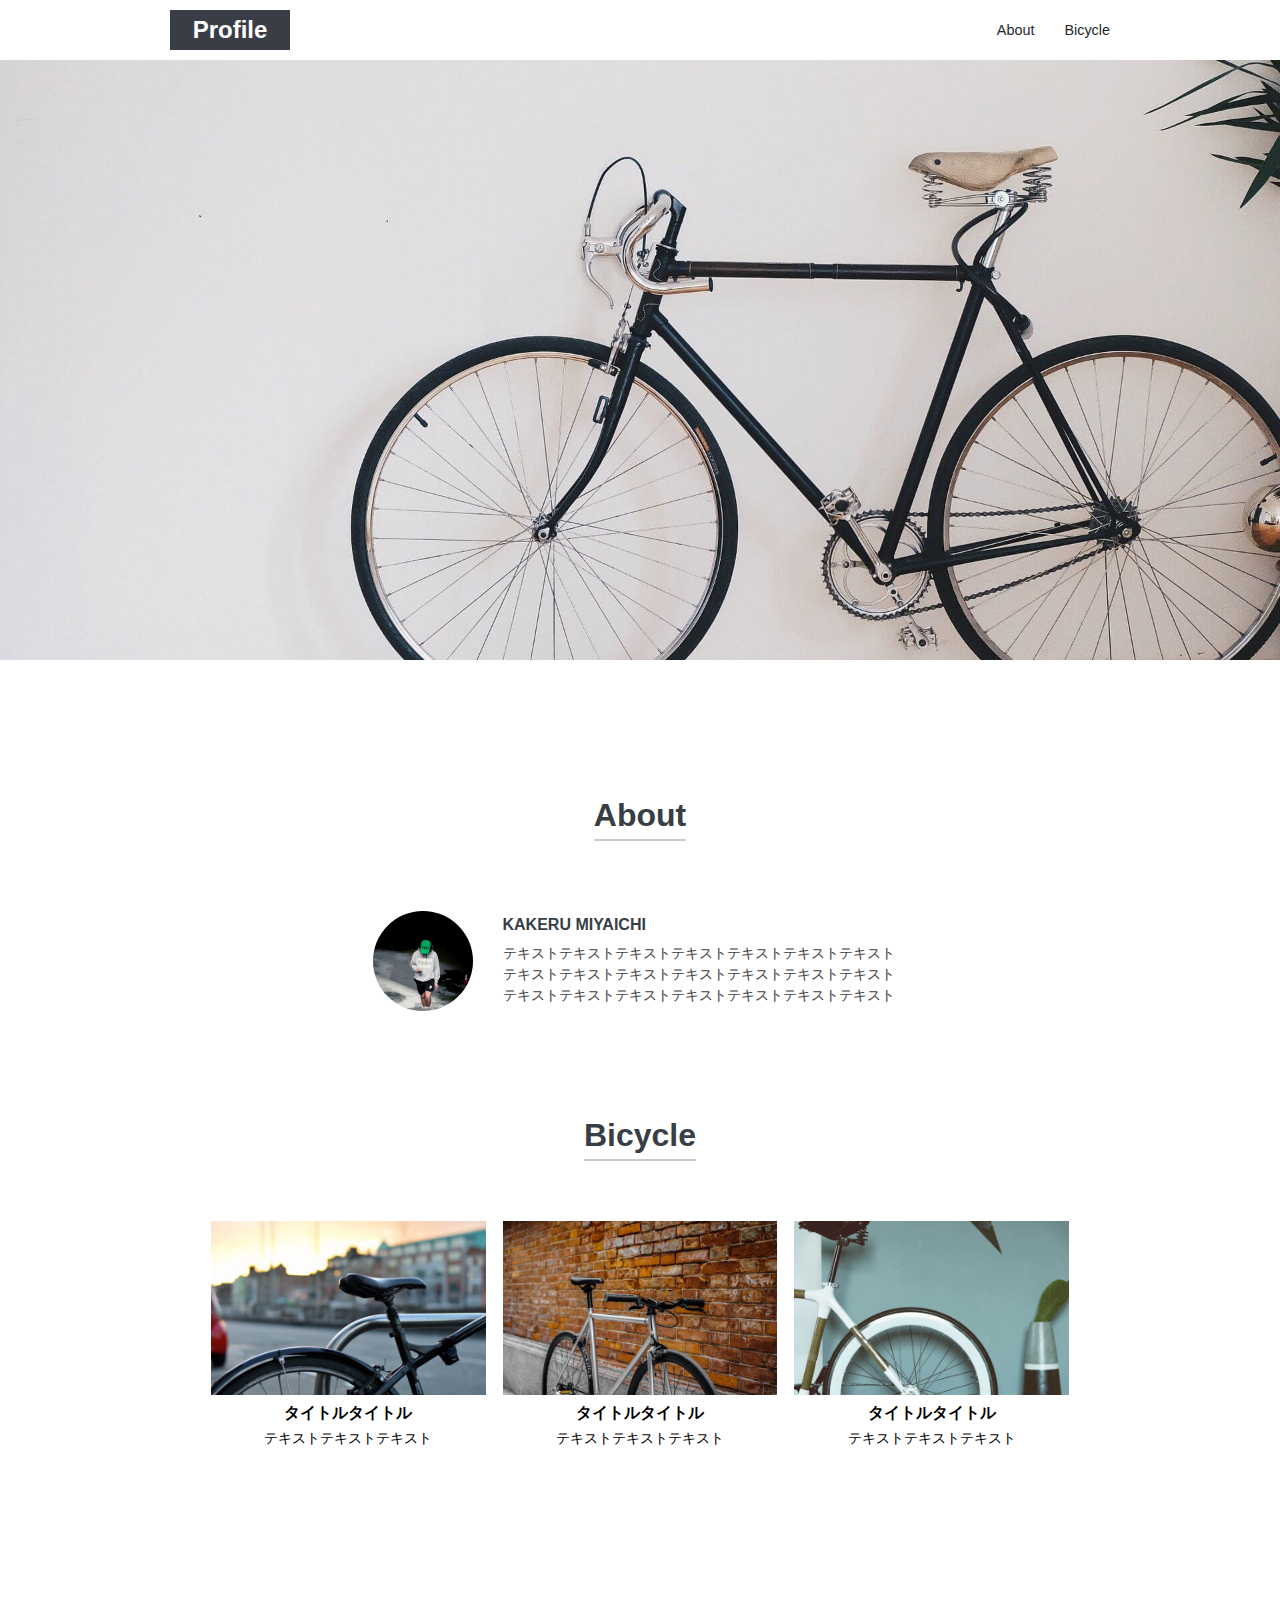
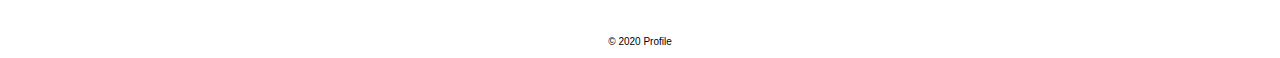
<file: Cycling/index.html>
<!DOCTYPE html>
<html lang="ja">
<head>
  <meta charset="UTF-8">
  <meta http-equiv="X-UA-Compatible" content="IE=edge">
  <meta name="viewport" content="width=device-width, initial-scale=1.0">
  <link rel="stylesheet" href="css/reset.css">
  <link rel="stylesheet" href="css/style.css">
  <title>Cycling</title>
</head>
<body>
  <header class="header">
    <div class="header__container">
      <h1><a href="index.html">Profile</a></h1>
      <nav class="header__container__nav">
        <ul>
          <li><a href="#about">About</a></li>
          <li><a href="#bicycle">Bicycle</a></li>
        </ul>
      </nav>
    </div>
  </header>
  <div class="fv">
  </div>
  <main>
    <section class="about" id="about">
      <div class="subttl"><h2>About</h2></div>
      <div class="about__container">
        <span class="about__container--img"></span>
        <div class="about__container--txt">
          <dl>
            <dt>KAKERU MIYAICHI</dt>
            <dd>テキストテキストテキストテキストテキストテキストテキスト テキストテキストテキストテキストテキストテキストテキスト テキストテキストテキストテキストテキストテキストテキスト</dd>
          </dl>
        </div>
      </div>
    </section>
    <section class="bicycle" id="bicycle">
      <div class="subttl"><h2>Bicycle</h2></div>
      <div class="bicycle__container">
        <div class="bicycle__container__box">
          <span class="bicycle__container__box--img"></span>
          <div class="bicycle__container__box--txt">
            <h3>タイトルタイトル</h3>
            <p>テキストテキストテキスト</p>
          </div>
        </div>
        <div class="bicycle__container__box">
          <span class="bicycle__container__box--img"></span>
          <div class="bicycle__container__box--txt">
            <h3>タイトルタイトル</h3>
            <p>テキストテキストテキスト</p>
          </div>
        </div>
        <div class="bicycle__container__box">
          <span class="bicycle__container__box--img"></span>
          <div class="bicycle__container__box--txt">
            <h3>タイトルタイトル</h3>
            <p>テキストテキストテキスト</p>
          </div>
        </div>
      </div>
    </section>
  </main>
  <footer>
    <p><small>&copy; 2020 Profile</small></p>
  </footer>
  <script>
    const smoothScrollTrigger = document.querySelectorAll('a[href^="#"]');
  for (let i = 0; i < smoothScrollTrigger.length; i++){
    smoothScrollTrigger[i].addEventListener('click', (e) => {
      e.preventDefault();
      let href = smoothScrollTrigger[i].getAttribute('href');
      let targetElement = document.getElementById(href.replace('#', ''));
      const rect = targetElement.getBoundingClientRect().top;
      const offset = window.pageYOffset;
      const gap = 60;
      const target = rect + offset - gap;
      window.scrollTo({
        top: target,
        behavior: 'smooth',
      });
    });
  }
  </script>
</body>
</html>
</file>
<file: Cycling/css/style.css>
@charset "UTF-8";
body {
  font-family: "メイリオ", "Meiryo", sans-serif;
}
body a {
  text-decoration: none;
}

.header__container {
  display: flex;
  align-items: center;
  justify-content: space-between;
  max-width: 960px;
  width: 100%;
  height: 60px;
  margin: 0 auto;
  padding: 0 10px;
}
.header__container h1 a {
  display: flex;
  justify-content: center;
  align-items: center;
  width: 120px;
  height: 40px;
  background-color: #393E46;
  color: #fff;
  font-size: 1.5rem;
}
.header__container__nav ul {
  display: flex;
  gap: 30px;
}
.header__container__nav ul li a {
  display: flex;
  justify-content: center;
  align-items: center;
  height: 40px;
  color: #24292E;
  font-size: 0.9rem;
}
.header__container__nav ul li a:hover {
  text-decoration: underline;
}

.fv {
  background: transparent url("../images/mainvisual.jpg") no-repeat center/cover;
  width: 100%;
  height: 600px;
  margin-bottom: 80px;
}

main {
  max-width: 960px;
  width: 100%;
  margin: 0 auto;
  padding: 4%;
}
main .subttl {
  text-align: center;
}
main .subttl h2 {
  display: inline-block;
  font-size: 2rem;
  color: #383E45;
  line-height: 48px;
  border-bottom: solid 2px #ccc;
}
main .about {
  margin-bottom: 100px;
}
main .about h2 {
  margin-bottom: 70px;
}
main .about__container {
  display: flex;
  justify-content: center;
  align-items: center;
  gap: 30px;
}
main .about__container--img {
  display: inline-block;
  width: 100px;
  height: 100px;
  border-radius: 50%;
  background: transparent url("../images/about.jpg") no-repeat center/cover;
}
main .about__container--txt {
  max-width: 405px;
  width: 100%;
}
main .about__container--txt dt {
  font-weight: bold;
  color: #383E45;
  margin-bottom: 10px;
}
main .about__container--txt dd {
  font-size: 0.9rem;
  color: #383E45;
  line-height: 21px;
}
main .bicycle {
  margin-bottom: 110px;
}
main .bicycle h2 {
  margin-bottom: 60px;
}
main .bicycle__container {
  display: flex;
  justify-content: space-between;
  flex-wrap: wrap;
}
main .bicycle__container__box {
  width: 32%;
  height: 250px;
  display: flex;
  flex-direction: column;
  gap: 10px;
}
main .bicycle__container__box--img {
  width: 100%;
  height: 174px;
}
main .bicycle__container__box:nth-child(1) .bicycle__container__box--img {
  background: transparent url("../images/bicycle1.jpg") no-repeat center/cover;
}
main .bicycle__container__box:nth-child(2) .bicycle__container__box--img {
  background: transparent url("../images/bicycle2.jpg") no-repeat center/cover;
}
main .bicycle__container__box:nth-child(3) .bicycle__container__box--img {
  background: transparent url("../images/bicycle3.jpg") no-repeat center/cover;
}
main .bicycle__container__box--txt {
  text-align: center;
}
main .bicycle__container__box--txt h3 {
  margin-bottom: 10px;
}
main .bicycle__container__box--txt p {
  font-size: 0.9rem;
}

footer p {
  text-align: center;
  margin-bottom: 10px;
}
footer p small {
  font-size: 0.625rem;
}

@media screen and (max-width: 600px) {
  main .about__container {
    flex-direction: column;
  }
  main .bicycle__container {
    flex-direction: column;
    gap: 30px;
  }
  main .bicycle__container__box {
    width: 100%;
  }
  main .bicycle__container__box--img {
    height: 228px;
  }
}/*# sourceMappingURL=style.css.map */
</file>
